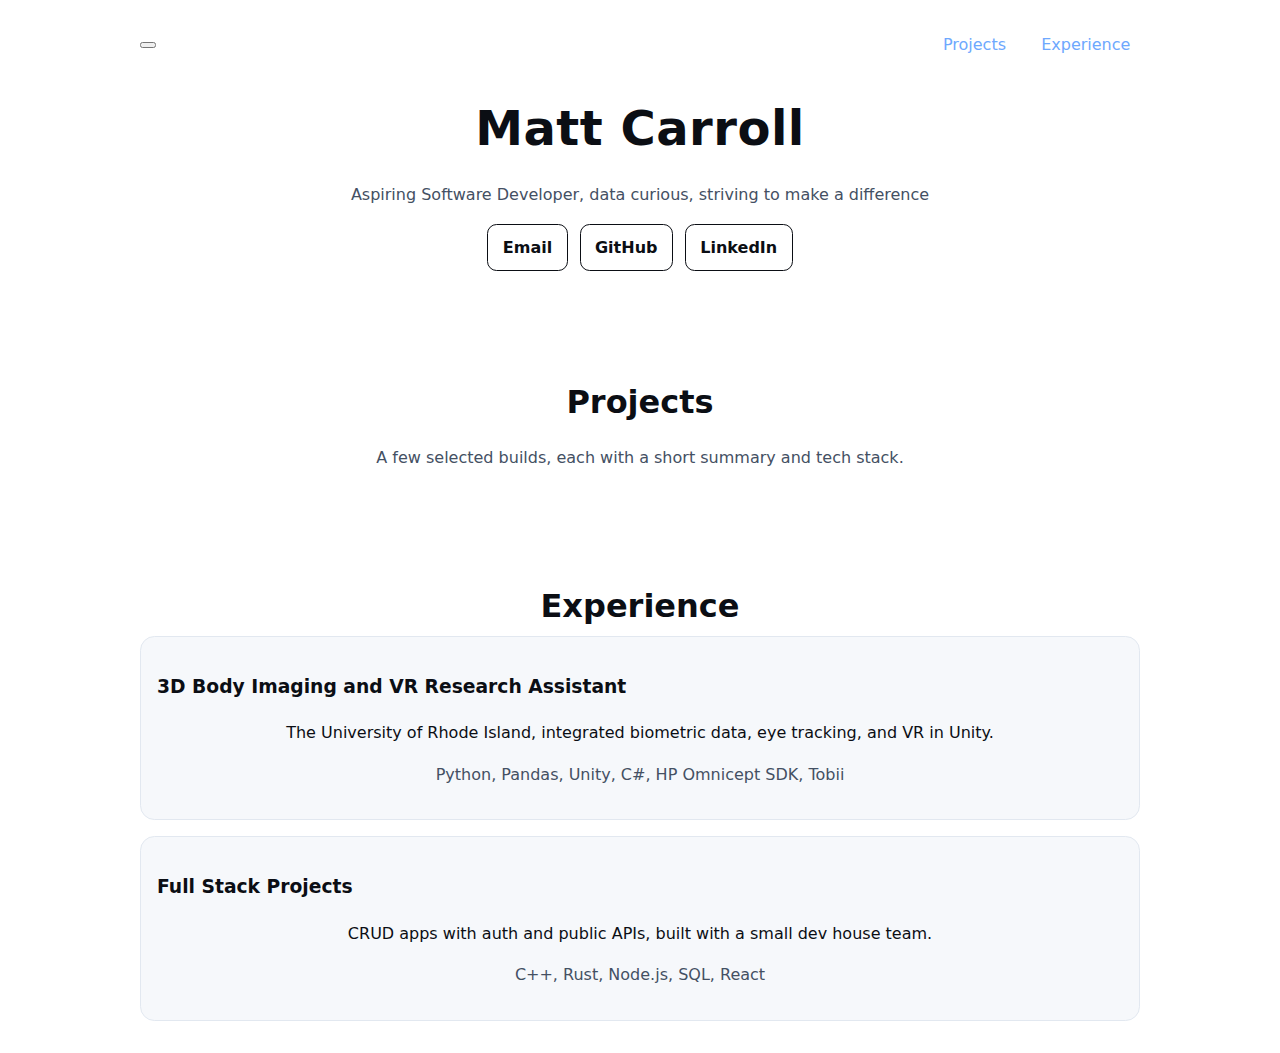
<file: index.html>
<!doctype html>
<html lang="en">
<head>
  <meta charset="utf-8" />
  <meta name="viewport" content="width=device-width, initial-scale=1" />

  <title>Matthew Carroll Portfolio</title>
  <meta name="description" content="Software developer portfolio showcasing selected projects, research, and contact info." />

  <!-- Open Graph -->
  <meta property="og:title" content="Matt Carroll, Portfolio" />
  <meta property="og:description" content="Selected projects, research, and contact info." />
  <meta property="og:type" content="website" />
  <meta property="og:image" content="images/og-image.jpg" />

  <link rel="icon" href="favicon.png" />
  <link rel="stylesheet" href="style.css" />

</head>
<body>
  <!-- Skip link -->
  <a class="skip-link" href="#content">Skip to content</a>

  <header class="site-header">
    <nav class="nav" aria-label="Main">
        <!-- Hamburger button -->
        <button class="hamburger" aria-expanded="false" aria-controls="nav-drawer" id="navToggle" aria-label="Open menu">
          <span class="hamburger__bar"></span>
          <span class="hamburger__bar"></span>
          <span class="hamburger__bar"></span>
        </button>
      
        <!-- Offcanvas drawer -->
        <div class="nav__drawer" id="nav-drawer" role="dialog" aria-modal="true" aria-label="Main menu">
      
          <!-- Scrollable list -->
          <ul class="nav__menu" id="navMenuList">
            <li><a href="#projects">Projects</a></li>
            <li><a href="#experience">Experience</a></li>
            <!-- add more links if needed -->
          </ul>
        </div>
      
        <!-- Backdrop -->
        <div class="nav__backdrop" id="navBackdrop" hidden></div>
      </nav>
      
      
    <div class="hero">
        <h1>Matt Carroll</h1>
        <p class="subhead">Aspiring Software Developer, data curious, striving to make a difference</p>
      
        <!-- Contact buttons moved here -->
        <div class="contact hero__contact">
          <a class="btn btn--ghost" href="mailto:matthewcarroll70202@gmail.com">Email</a>
          <a class="btn btn--ghost" href="https://github.com/matthewcarroll2020" target="_blank" rel="noopener">GitHub</a>
          <a class="btn btn--ghost" href="https://www.linkedin.com/in/matthew-carroll-45759b283" target="_blank" rel="noopener">LinkedIn</a>
        </div>
      </div>      
  </header>

  <main id="content">
    <section id="projects" class="section">
      <h2>Projects</h2>
      <p class="section__lead">A few selected builds, each with a short summary and tech stack.</p>

      <div class="grid" id="projectsGrid">
        <!-- Cards are injected by script.js using the projects array -->
      </div>
    </section>

    <section id="experience" class="section">
      <h2>Experience</h2>
      <ul class="timeline">
        <li>
          <h3>3D Body Imaging and VR Research Assistant</h3>
          <p>The University of Rhode Island, integrated biometric data, eye tracking, and VR in Unity.</p>
          <p class="meta">Python, Pandas, Unity, C#, HP Omnicept SDK, Tobii</p>
        </li>
        <li>
          <h3>Full Stack Projects</h3>
          <p>CRUD apps with auth and public APIs, built with a small dev house team.</p>
          <p class="meta">C++, Rust, Node.js, SQL, React</p>
        </li>
      </ul>
    </section>
  </main>

  <script src="script.js" defer></script>
</body>
</html>
</file>
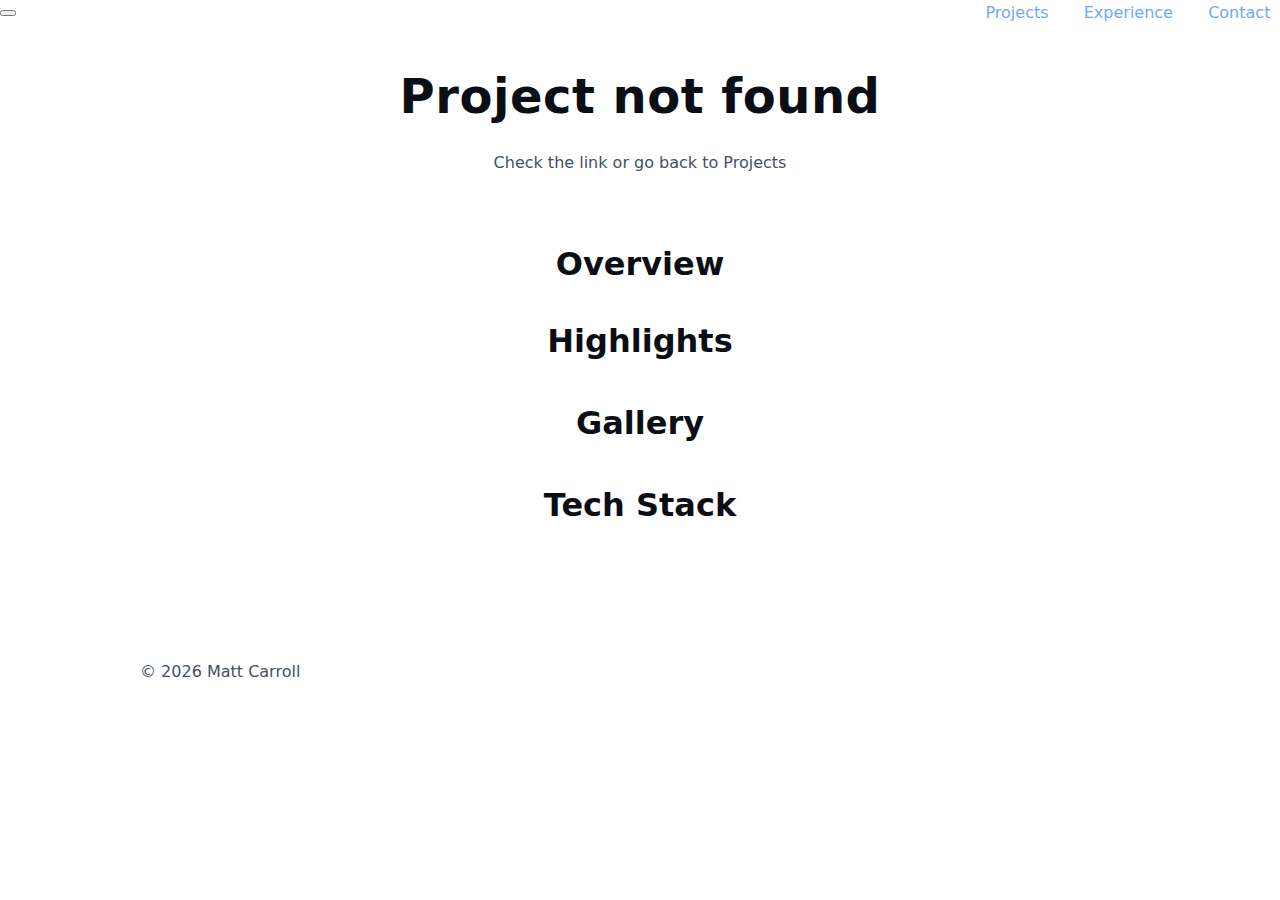
<file: project.html>
<!doctype html>
<html lang="en">
<head>
  <meta charset="utf-8"/>
  <meta name="viewport" content="width=device-width, initial-scale=1"/>
  <title>Matthew Carroll's Projects</title>
  <link rel="stylesheet" href="style.css"/>
  <link rel="icon" type="image/png" href="favicon.png">
</head>
<body>
  <!-- Reuse your hamburger nav -->
  <nav class="nav" aria-label="Main">
    <button class="hamburger" aria-expanded="false" aria-controls="nav-drawer" id="navToggle" aria-label="Open menu">
      <span class="hamburger__bar"></span>
      <span class="hamburger__bar"></span>
      <span class="hamburger__bar"></span>
    </button>
    <div class="nav__drawer" id="nav-drawer" role="dialog" aria-modal="true" aria-label="Main menu">
      <ul class="nav__menu" id="navMenuList">
        <li><a href="index.html#projects">Projects</a></li>
        <li><a href="index.html#experience">Experience</a></li>
        <li><a href="contact.html">Contact</a></li>
      </ul>
    </div>
    <div class="nav__backdrop" id="navBackdrop" hidden></div>
  </nav>

  <main id="content" class="section">
    <div id="projectHero" class="hero" style="padding-top:0;">
      <h1 id="projTitle">Loading…</h1>
      <p class="section__lead" id="projTagline"></p>
      <div class="hero__cta" id="projLinks"></div>
    </div>

    <section class="section" style="padding-top:1rem;">
      <div id="projHeroImg" style="max-width:1000px;margin:0 auto;"></div>

      <h2>Overview</h2>
      <p id="projSummary"></p>

      <h2>Highlights</h2>
      <ul id="projDetails" class="timeline"></ul>

      <h2>Gallery</h2>
      <div id="projGallery" class="grid"></div>

      <h2>Tech Stack</h2>
      <p class="meta" id="projStack"></p>
    </section>
  </main>

  <footer class="site-footer">
    <p>&copy; <span id="year"></span> Matt Carroll</p>
  </footer>

  <script src="script.js" defer></script>
  <script src="projects.js" defer></script>
</body>
</html>
</file>
<file: style.css>
:root {
        --bg: #0b0e14;
        --card: #121722;
        --text: #e6e6e6;
        --muted: #a6adbb;
        --accent: #6ea8fe;
        --ring: #2a66ff33;
        --border: #263043;
        --bg-light: #ffffff;
        --text-light: #0b0e14;
        --muted-light: #445063;
        --card-light: #f6f8fb;
        --border-light: #e2e8f0;
    }
    
    /* Light mode default, if no OS preference saved */
    :root {
        color-scheme: light dark;
    }
    
    html, body {
        margin: 0;
        padding: 0;
        font-family: ui-sans-serif, system-ui, Segoe UI, Roboto, Helvetica, Arial, Apple Color Emoji, Segoe UI Emoji;
        line-height: 1.6;
    }
    
    /* Theme handling */
    body {
        background: var(--bg-light);
        color: var(--text-light);
    }
    
    body.dark {
        background: radial-gradient(1200px 800px at 20% -10%, #11182b 0%, var(--bg) 60%);
        color: var(--text);
    }
    
    a { color: var(--accent); text-decoration: none; }
    a:hover { text-decoration: underline; }
    
    .skip-link {
        position: absolute;
        left: -9999px;
        top: auto;
        width: 1px;
        height: 1px;
        overflow: hidden;
    }
    .skip-link:focus {
        position: static;
        width: auto;
        height: auto;
        padding: .5rem .75rem;
        background: var(--accent);
        color: white;
        border-radius: .5rem;
    }
    
    /* Header and nav */
    .site-header {
        padding: 2rem 1rem 3rem;
        max-width: 1000px;
        margin: 0 auto;
    }
    
    .nav {
        display: flex;
        align-items: center;
        justify-content: space-between;
    }
    .nav__toggle {
        font-size: 1rem;
        background: transparent;
        border: 1px solid currentColor;
        border-radius: .5rem;
        padding: .4rem .6rem;
        cursor: pointer;
    }
    .nav__menu {
        list-style: none;
        display: flex;
        gap: 1rem;
        margin: 0;
        padding: 0;
    }
    .nav__menu a, .theme-toggle {
        padding: .4rem .6rem;
        border-radius: .5rem;
    }
    .nav__menu a:focus-visible, .theme-toggle:focus-visible, .btn:focus-visible {
        outline: 2px solid var(--accent);
        outline-offset: 2px;
    }
    
    /* Mobile nav */
    @media (max-width: 720px) {
        .nav__menu {
        position: absolute;
        inset: 60px 1rem auto 1rem;
        background: color-mix(in oklab, var(--card-light) 85%, white 15%);
        border: 1px solid var(--border-light);
        border-radius: .75rem;
        padding: .75rem;
        display: none;
        flex-direction: column;
        }
        body.dark .nav__menu {
        background: color-mix(in oklab, var(--card) 85%, black 15%);
        border: 1px solid var(--border);
        }
    }
    
    /* Hero */
    .hero {
        padding-top: 2rem;
    }
    .hero h1 {
        font-size: clamp(2rem, 4vw, 3rem);
        margin: 0 0 .25rem 0;
        letter-spacing: .5px;
    }
    .subhead { color: var(--muted-light); }
    body.dark .subhead { color: var(--muted); }
    
    .hero__cta { margin-top: 1rem; display: flex; gap: .75rem; }
    
    .btn {
        display: inline-block;
        background: var(--accent);
        color: white;
        padding: .6rem .9rem;
        border-radius: .6rem;
        border: 1px solid transparent;
        text-decoration: none;
        font-weight: 600;
    }
    .btn:hover { filter: brightness(1.05); }
    .btn--ghost {
        background: transparent;
        color: inherit;
        border: 1px solid currentColor;
    }
    
    /* Sections */
    .section {
        max-width: 1000px;
        margin: 0 auto;
        padding: 2rem 1rem;
    }
    .section h2 {
        font-size: clamp(1.4rem, 3vw, 2rem);
        margin-bottom: .25rem;
    }
    .section__lead { color: var(--muted-light); margin-bottom: 1.25rem; }
    body.dark .section__lead { color: var(--muted); }
    
    /* Grid of project cards */
    .grid {
        display: grid;
        grid-template-columns: repeat(12, 1fr);
        gap: 1rem;
    }
    .card {
        grid-column: span 12;
        padding: 1rem;
        border-radius: .9rem;
        background: var(--card-light);
        border: 1px solid var(--border-light);
    }
    body.dark .card { background: var(--card); border: 1px solid var(--border); }
    .card h3 { margin: 0 0 .25rem 0; }
    .card p { margin: 0 0 .5rem 0; }
    .card .meta { font-size: .9rem; color: var(--muted-light); }
    body.dark .card .meta { color: var(--muted); }
    .card .links { margin-top: .75rem; display: flex; gap: .5rem; flex-wrap: wrap; }
    
    @media (min-width: 720px) {
        .card { grid-column: span 6; }
    }
    @media (min-width: 980px) {
        .card { grid-column: span 4; }
    }
    
    /* Timeline */
    .timeline {
        list-style: none;
        padding: 0;
        margin: 0;
        display: grid;
        gap: 1rem;
    }
    .timeline li {
        padding: 1rem;
        border-radius: .9rem;
        background: var(--card-light);
        border: 1px solid var(--border-light);
    }
    body.dark .timeline li { background: var(--card); border: 1px solid var(--border); }
    .timeline .meta { color: var(--muted-light); }
    body.dark .timeline .meta { color: var(--muted); }
  
    /* Center headings, nav, hero, section descriptions */
    .site-header,
    .hero,
    .section h2,
    .section__lead,
    .section p,
    .nav__menu {
    text-align: center;
    }

    /* Projects and timeline remain left aligned */
    .grid,
    .timeline,
    .grid .card,
    .timeline li {
    text-align: left;
    }

    /* Contact buttons styling */
    .contact {
    display: flex;
    justify-content: center;   /* center horizontally */
    gap: .75rem;
    flex-wrap: wrap;
    margin-top: 1rem;
    }

  
    /* Footer */
    .site-footer {
        max-width: 1000px;
        margin: 0 auto;
        padding: 2rem 1rem 4rem;
        color: var(--muted-light);
    }
    body.dark .site-footer { color: var(--muted); }
</file>
